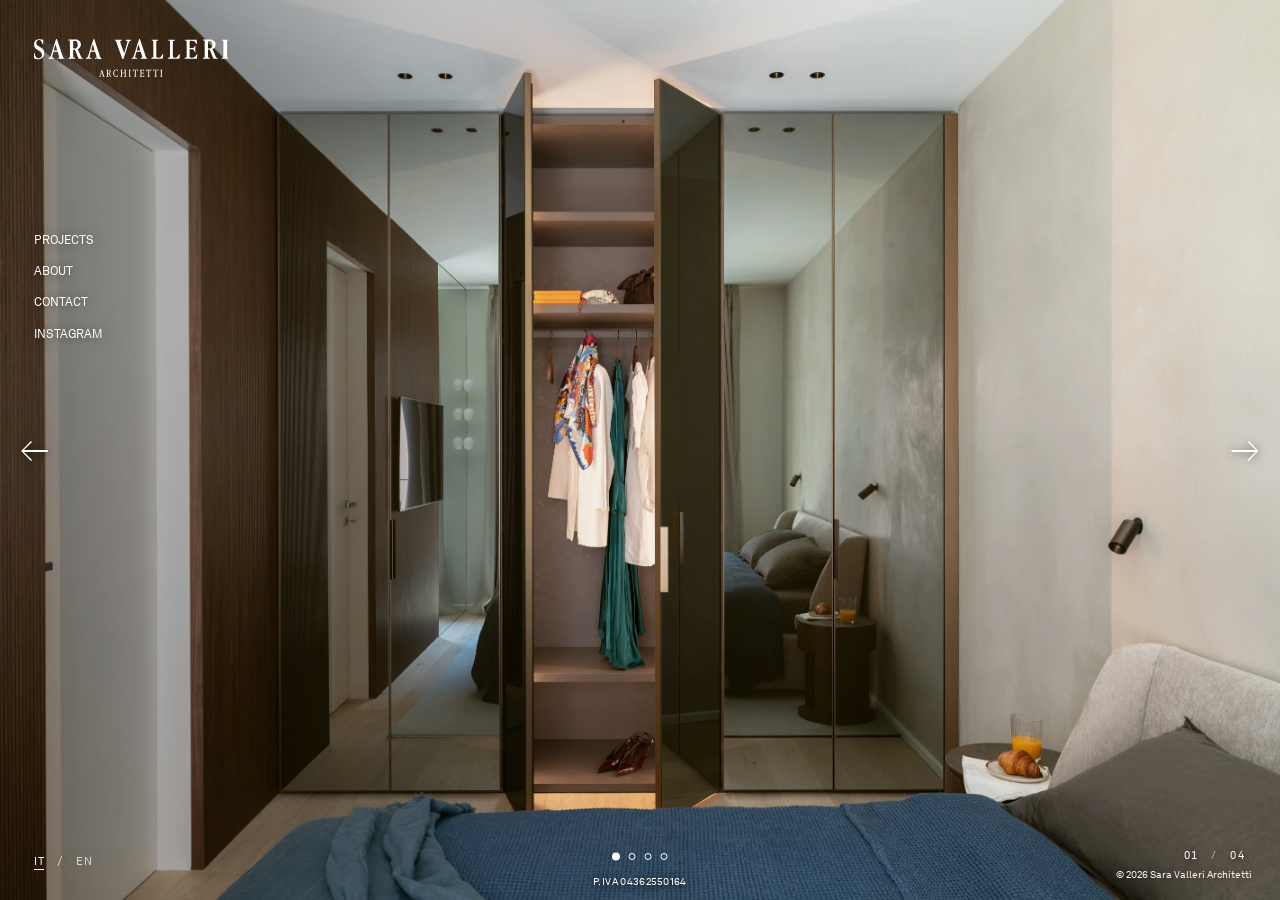
<file: docs/index.html>
<!doctype html>
<html lang="it">
<head>
  <meta charset="utf-8">
  <meta name="viewport" content="width=device-width, initial-scale=1">
  <meta name="theme-color" content="#f6f5f2">
  <meta name="description" content="Sara Valleri Architetti — architettura e interior design, Milano.">
  <title>Sara Valleri Architetti — Architecture & Interiors</title>
  <meta property="og:type" content="website">
  <meta property="og:site_name" content="Sara Valleri Architetti">
  <meta property="og:title" content="Sara Valleri Architetti — Architecture & Interiors">
  <meta property="og:description" content="Sara Valleri Architetti — architettura e interior design, Milano.">
  <meta property="og:url" content="https://www.svarchitetti.com/">
  <meta property="og:locale" content="it_IT">
  <meta property="og:image" content="https://www.svarchitetti.com/assets/images/home/01.webp">
  <meta name="twitter:card" content="summary_large_image">
  <script type="application/ld+json">
  {
    "@context": "https://schema.org",
    "@graph": [
      {
        "@type": "Organization",
        "name": "Sara Valleri Architetti",
        "url": "https://www.svarchitetti.com/",
        "email": "sara@svarchitetti.com",
        "logo": "https://www.svarchitetti.com/assets/logo-black.svg",
        "sameAs": ["https://www.instagram.com/svarchitetti/"]
      },
      {
        "@type": "WebSite",
        "name": "Sara Valleri Architetti",
        "url": "https://www.svarchitetti.com/",
        "inLanguage": ["it", "en"]
      }
    ]
  }
  </script>
  <link rel="icon" href="./assets/favicon.svg?v=20261110" type="image/svg+xml">
  <link rel="stylesheet" href="./assets/styles.css?v=20261110-home-vat">
  <script src="./assets/app.js?v=20261123-seo" defer></script>
</head>
<body>
  <div id="app"></div>
  <noscript>
    <main>
      <h1>Sara Valleri Architetti</h1>
      <p>Architettura e interior design. Milano, Italia.</p>
      <nav aria-label="Sezioni del sito">
        <a href="?page=projects">Progetti</a> · <a href="?page=about">About</a> · <a href="?page=contact">Contact</a>
      </nav>
      <p>Progetti selezionati:
        <a href="?page=projects&amp;project=m64">M 64</a>,
        <a href="?page=projects&amp;project=r14">R 14</a>,
        <a href="?page=projects&amp;project=g01">G 01</a>,
        <a href="?page=projects&amp;project=g02">G 02</a>,
        <a href="?page=projects&amp;project=a28">A 28</a>.
      </p>
      <p>Per visualizzare la galleria fotografica, abilita JavaScript. Contatto: <a href="mailto:sara@svarchitetti.com">sara@svarchitetti.com</a></p>
    </main>
  </noscript>
</body>
</html>
</file>
<file: docs/assets/styles.css>
/* Sara Valleri Architetti — approved typefaces from supplied brand materials */
@font-face{
  font-family:"SV Akkurat";
  src:url("./fonts/akkurat-light.ttf") format("truetype");
  font-style:normal;
  font-weight:300;
  font-display:swap;
}

@font-face{
  font-family:"SV Akkurat";
  src:url("./fonts/akkurat-regular.ttf") format("truetype");
  font-style:normal;
  font-weight:400;
  font-display:swap;
}
@font-face{
  font-family:"SV Apple Garamond";
  src:url("./fonts/apple-garamond-light.ttf") format("truetype");
  font-style:normal;
  font-weight:400;
  font-display:swap;
}
/* Sara Valleri Architetti — minimalist portfolio UAT */
:root{color-scheme:light;--paper:#f6f5f2;--ink:#272721;--muted:#777770;--rule:#deded8;--rail:clamp(225px,20.5vw,310px);--info:clamp(275px,25vw,365px);--sans:"SV Akkurat",Arial,Helvetica,sans-serif;--serif:"SV Apple Garamond",Georgia,"Times New Roman",serif}
*{box-sizing:border-box}html{scroll-behavior:smooth}body{margin:0;background:var(--paper);color:var(--ink);font-family:var(--sans);-webkit-font-smoothing:antialiased;font-size:13px;line-height:1.5}a{color:inherit;text-decoration:none}button{font:inherit}img{display:block;max-width:100%}button,a{touch-action:manipulation}button:focus-visible,a:focus-visible{outline:2px solid currentColor;outline-offset:4px}
.loading{margin:8vw;color:var(--muted)}.site-rail{position:fixed;top:0;bottom:0;left:0;width:var(--rail);z-index:20;background:var(--paper);display:flex;flex-direction:column;justify-content:space-between;padding:38px 34px 29px;border-right:1px solid #e9e7e1}.brand{display:block;width:170px;max-width:100%}.brand img{width:100%;height:auto;max-height:80px;object-fit:contain;object-position:left center}.brand-label{font-size:15px;letter-spacing:.015em;font-weight:500}.rail-links{display:flex;flex-direction:column;align-items:flex-start;gap:12px;margin:0 0 auto;padding-top:clamp(76px,17vh,160px)}.rail-links a{font-size:14px;letter-spacing:-.015em;position:relative;transition:opacity .2s}.rail-links a:hover{opacity:.5}.rail-links a.active::after{content:"";display:inline-block;width:18px;height:1px;background:currentColor;vertical-align:middle;margin-left:9px}.rail-bottom{display:flex;gap:13px;align-items:center}.lang{background:none;border:0;color:#8a8983;cursor:pointer;padding:0;font-size:11px;letter-spacing:.06em}.lang[aria-pressed=true]{color:var(--ink);border-bottom:1px solid var(--ink)}.credit{font-size:10px;color:var(--muted);margin-top:18px}.site-main{margin-left:var(--rail);min-height:100dvh}.eyebrow{font-size:10px;letter-spacing:.11em;text-transform:uppercase;color:var(--muted)}.faded{color:var(--muted)}
/* Home: photography first. */
.home-page{position:relative;min-height:100dvh;background:#d9d6ce;overflow:hidden}.home-img{height:100dvh;width:100%;object-fit:cover;object-position:center;animation:reveal .8s ease both}@keyframes reveal{from{opacity:.55;transform:scale(1.025)}to{opacity:1;transform:scale(1)}}.home-overlay{position:absolute;bottom:28px;left:32px;right:32px;display:flex;justify-content:space-between;align-items:flex-end;gap:20px;color:white;text-shadow:0 1px 12px rgba(0,0,0,.35)}.home-overlay .eyebrow{color:white}.home-stamp{font-size:11px;letter-spacing:.07em}.home-title{font-family:var(--serif);font-size:clamp(24px,3vw,43px);font-weight:400;line-height:1.08;letter-spacing:-.02em}.preview-palette{position:absolute;top:24px;right:24px;padding:11px 14px;background:rgba(246,245,242,.94);display:flex;gap:8px;align-items:center;flex-wrap:wrap;max-width:350px}.preview-palette span{font-size:10px;margin-right:7px}.preview-palette button{width:27px;height:27px;border:1px solid #aaa;background:transparent;cursor:pointer}.preview-palette button.selected{outline:2px solid #222;outline-offset:2px}
/* Project overview */
.overview{padding:39px clamp(28px,5vw,78px) 76px}.topline{display:flex;align-items:baseline;justify-content:space-between;gap:15px;margin-bottom:58px}.topline h1{font-weight:400;font-size:12px;letter-spacing:.1em;text-transform:uppercase;margin:0}.project-grid{display:grid;grid-template-columns:repeat(2,minmax(0,1fr));gap:60px 25px}.project-card{min-width:0;display:block}.project-card:nth-child(3n+2){padding-top:58px}.project-card .cover-frame{display:block;overflow:hidden;background:#e9e7e1;aspect-ratio:4/5;position:relative}.project-card .cover-frame img{height:100%;width:100%;object-fit:cover;transition:transform .7s cubic-bezier(.2,.7,.2,1)}.project-card:hover img{transform:scale(1.035)}.project-meta{display:flex;align-items:baseline;justify-content:space-between;gap:15px;padding-top:14px}.project-meta strong{font-weight:400;font-size:15px;letter-spacing:-.025em}.project-meta small{color:var(--muted);font-size:11px;white-space:nowrap}.more{font-size:11px;color:var(--muted);margin-top:13px}
/* Project interior: scroll gallery only, surrounding rails fixed */
.project-view{display:grid;grid-template-columns:minmax(0,1fr) var(--info);min-height:100dvh}.gallery{padding:0 0 24px;min-width:0}.gallery-figure{margin:0 0 16px;background:#ebe8e0;position:relative;min-height:100px}.gallery-figure img{width:100%;height:auto;display:block}.gallery-figure figcaption{position:absolute;bottom:10px;right:12px;color:white;font-size:10px;text-shadow:0 1px 5px #333}.project-info{position:sticky;top:0;max-height:100dvh;overflow:auto;align-self:start;padding:43px 36px 36px;border-left:1px solid var(--rule);display:flex;flex-direction:column;gap:0}.back{font-size:11px;color:var(--muted);margin-bottom:100px;display:inline-block}.project-info h1{font-family:var(--serif);font-size:clamp(35px,3vw,53px);line-height:1.05;font-weight:400;letter-spacing:-.04em;margin:0 0 16px}.info-meta{font-size:11px;color:var(--muted);letter-spacing:.025em;line-height:1.85}.info-desc{margin-top:48px;font-size:12px;line-height:1.85;white-space:pre-line}.info-footer{margin-top:auto;padding-top:38px;font-size:10px;color:var(--muted)}.next-link{display:inline-block;margin-top:30px;font-size:12px;border-bottom:1px solid #aaa;padding-bottom:3px}
/* About + contact */
.simple-page{padding:clamp(30px,5.2vw,80px);min-height:100dvh}.simple-page h1{font-family:var(--serif);font-size:clamp(35px,4.7vw,68px);letter-spacing:-.04em;font-weight:400;line-height:1.07;margin:0 0 52px}.about-image{max-width:890px;max-height:calc(100dvh - 145px);width:auto;object-fit:contain;object-position:left top}.simple-page .caption{font-size:11px;color:var(--muted);margin-top:14px}.contact-wrap{display:flex;flex-direction:column;justify-content:space-between;min-height:calc(100dvh - 160px)}.contact-links{font-family:var(--serif);font-size:clamp(25px,3vw,47px);letter-spacing:-.035em;line-height:1.45}.contact-links a{border-bottom:1px solid var(--muted);transition:opacity .2s}.contact-links a:hover{opacity:.55}.missing-photo{background:#e9e5df;position:relative;min-height:340px}.missing-photo::after{content:"Immagine in preparazione";position:absolute;inset:0;display:grid;place-items:center;font-size:11px;color:var(--muted);letter-spacing:.05em}.missing-photo img{display:none}
@media(max-width:1030px){:root{--rail:190px;--info:260px}.site-rail{padding:29px 25px}.project-info{padding:34px 23px}.back{margin-bottom:54px}.info-desc{margin-top:25px}.overview{padding:32px}.project-grid{gap:42px 18px}}
@media(max-width:750px){:root{--rail:0px;--info:0px}.site-rail{position:sticky;top:0;width:100%;height:auto;min-height:88px;background:rgba(246,245,242,.98);border-right:0;border-bottom:1px solid var(--rule);padding:12px 19px 9px;display:grid;grid-template-columns:1fr auto;gap:6px;align-items:center}.brand{width:135px}.brand img{max-height:37px}.rail-links{grid-column:1 / -1;flex-direction:row;flex-wrap:wrap;gap:16px;padding:3px 0 4px;margin:0}.rail-links a{font-size:12px}.rail-links a.active::after{display:none}.rail-links a.active{text-decoration:underline;text-underline-offset:5px}.rail-bottom{grid-column:2;grid-row:1;gap:9px}.credit{display:none}.site-main{margin-left:0}.home-page,.home-img{height:calc(100dvh - 88px);min-height:500px}.home-overlay{left:20px;right:20px;bottom:20px}.home-title{font-size:32px}.home-stamp{display:none}.preview-palette{right:10px;top:10px}.overview{padding:27px 18px 58px}.topline{margin-bottom:29px}.project-grid{gap:28px 12px}.project-card:nth-child(3n+2){padding-top:30px}.project-meta{display:block;padding-top:8px}.project-meta strong{font-size:13px}.project-meta small{display:block;font-size:10px}.project-view{display:flex;flex-direction:column}.project-info{position:relative;top:auto;max-height:none;order:0;border-left:0;padding:23px 20px 34px}.back{margin-bottom:30px}.project-info h1{font-size:46px}.info-desc{margin-top:24px;max-width:680px}.info-footer{padding-top:16px}.gallery{order:1;padding-bottom:16px}.gallery-figure{margin-bottom:9px}.simple-page{padding:32px 20px}.simple-page h1{margin-bottom:28px;font-size:42px}.about-image{width:100%;max-height:none}.contact-wrap{min-height:65dvh}}
@media(max-width:400px){.site-rail{grid-template-columns:1fr auto}.brand{width:112px}.rail-links{gap:12px}.rail-links a{font-size:11px}.project-grid{grid-template-columns:1fr 1fr;gap:30px 10px}.project-card:nth-child(3n+2){padding-top:16px}.home-title{font-size:27px}.contact-links{font-size:25px}}
@media(prefers-reduced-motion:reduce){*,*:before,*:after{scroll-behavior:auto!important;animation:none!important;transition:none!important}}

/* HOME REVIEW — full-bleed image, legible navigation, original mark, four manually navigable photos */
.brand{width:min(100%,236px);height:auto;aspect-ratio:4.85;overflow:hidden;position:relative;display:block}
.brand img{position:absolute;left:50%;top:50%;width:160%;height:auto;max-width:none;max-height:none;object-fit:contain;object-position:center;transform:translate(-50%,-50%)}
.is-home{overflow:hidden}
.is-home .site-main{margin-left:0;min-height:100dvh}
.is-home .site-rail{background:rgba(246,245,242,.87);backdrop-filter:blur(15px);-webkit-backdrop-filter:blur(15px);border-right:1px solid rgba(255,255,255,.28)}
.is-home .home-page{width:100vw;height:100dvh;min-height:100dvh;position:relative;overflow:hidden;background:#555950}
.is-home .home-img{position:absolute;inset:0;width:100%;height:100%;object-fit:cover;object-position:center;max-width:none;animation:home-fade .65s ease both}
@keyframes home-fade{from{opacity:.5;transform:scale(1.018)}to{opacity:1;transform:scale(1)}}
.home-carousel{position:absolute;right:clamp(22px,3.4vw,58px);bottom:clamp(25px,4vh,50px);display:flex;align-items:center;gap:16px;color:white;filter:drop-shadow(0 1px 4px rgba(0,0,0,.5))}
.home-counter{font-size:12px;letter-spacing:.13em;white-space:nowrap;font-variant-numeric:tabular-nums}
.home-counter span{opacity:.58;padding:0 5px}
.home-pager{display:flex;gap:9px;align-items:center;margin:0 14px}
.home-dot{width:7px;height:7px;border:1px solid white;border-radius:50%;padding:0;background:transparent;cursor:pointer;transition:background .2s,transform .2s}
.home-dot.is-active{background:white;transform:scale(1.13)}
.home-arrow{width:36px;height:36px;display:grid;place-items:center;background:rgba(0,0,0,.12);border:1px solid rgba(255,255,255,.8);border-radius:50%;color:white;cursor:pointer;font-size:19px;line-height:1;transition:background .2s}
.home-arrow:hover{background:rgba(0,0,0,.44)}
.home-arrow:focus-visible,.home-dot:focus-visible{outline-color:white;outline-offset:5px}
@media(max-width:1030px){.brand{width:min(100%,210px)}}
@media(max-width:750px){
 .is-home .site-rail{position:fixed;top:0;left:0;right:0;width:100%;height:auto;min-height:87px;padding:12px 18px 10px;border-right:0;border-bottom:1px solid rgba(255,255,255,.28);background:rgba(246,245,242,.88);z-index:20}
 .site-rail .brand{width:154px;max-width:100%;height:auto;aspect-ratio:4.85}
 .is-home .home-page,.is-home .home-img{width:100vw;height:100dvh;min-height:100dvh}
 .home-carousel{right:19px;bottom:max(24px,env(safe-area-inset-bottom));gap:8px}
 .home-pager{gap:7px;margin:0 6px}
 .home-arrow{width:34px;height:34px}
}
@media(max-width:400px){.site-rail .brand{width:142px}.home-carousel{gap:7px}.home-counter{font-size:10px}}
@media(prefers-reduced-motion:reduce){.is-home .home-img{animation:none}.home-dot,.home-arrow{transition:none}}


/* HOME UAT — overlay full-viewport inspired by Dimorestudio, scoped to HOME only */
.is-home .site-rail{
  width:var(--rail);
  padding:38px 34px 29px;
  background:transparent;
  border:0;
  box-shadow:none;
  -webkit-backdrop-filter:none;
  backdrop-filter:none;
  color:#fff;
  text-shadow:0 1px 12px rgba(0,0,0,.55);
  pointer-events:none;
}
.is-home .site-rail a,
.is-home .site-rail button{pointer-events:auto}
.is-home .brand{
  width:min(100%,236px);
  max-width:100%;
  height:auto;
  aspect-ratio:4.85;
  overflow:hidden;
}
.is-home .brand img{
  width:160%;
  max-width:none;
  max-height:none;
  filter:brightness(0) invert(1);
  mix-blend-mode:screen;
}
.is-home .rail-links{
  padding-top:clamp(76px,17vh,160px);
  margin-bottom:auto;
  gap:12px;
  align-items:flex-start;
}
.is-home .rail-links a{
  color:#fff;
  text-transform:uppercase;
  font-size:12px;
  line-height:1.6;
  letter-spacing:0;
}
.is-home .rail-links a:last-child{margin-top:0}
.is-home .rail-links a.active::after{background:#fff}
.is-home .rail-bottom .lang{color:rgba(255,255,255,.72)}
.is-home .rail-bottom .lang[aria-pressed=true]{
  color:#fff;
  border-bottom-color:#fff;
}
.is-home .rail-bottom .faded{color:rgba(255,255,255,.7)}
.is-home .credit{
  position:fixed;
  right:28px;
  bottom:18px;
  margin:0;
  color:rgba(255,255,255,.95);
  font-size:10px;
}
.is-home .home-page::before{
  content:"";
  position:absolute;
  inset:0;
  z-index:1;
  pointer-events:none;
  background:linear-gradient(90deg,rgba(0,0,0,.38) 0%,rgba(0,0,0,.12) 30%,transparent 58%);
}
.is-home .home-carousel{
  position:absolute;
  inset:0;
  z-index:5;
  display:block;
  filter:none;
  pointer-events:none;
}
.is-home .home-arrow{
  position:absolute;
  top:50%;
  transform:translateY(-50%);
  display:grid;
  place-items:center;
  width:50px;
  height:72px;
  padding:0;
  border:0;
  border-radius:0;
  background:transparent;
  color:#fff;
  font-size:34px;
  font-weight:300;
  line-height:1;
  text-shadow:0 1px 9px rgba(0,0,0,.62);
  pointer-events:auto;
}
.is-home .home-arrow:hover,
.is-home .home-arrow:focus-visible{background:rgba(0,0,0,.15)}
.is-home .home-arrow[data-home-step="-1"]{left:10px}
.is-home .home-arrow[data-home-step="1"]{right:10px}
.is-home .home-counter{
  position:absolute;
  right:35px;
  bottom:37px;
  color:#fff;
  text-shadow:0 1px 8px rgba(0,0,0,.75);
  font-size:11px;
}
.is-home .home-pager{
  position:absolute;
  bottom:40px;
  left:50%;
  transform:translateX(-50%);
  margin:0;
  pointer-events:auto;
}
@media(max-width:1030px){
  .is-home .site-rail{padding:29px 25px}
}
@media(max-width:750px){
  .is-home .site-rail{
    position:fixed;
    top:0;
    left:0;
    right:0;
    bottom:auto;
    width:100%;
    height:auto;
    min-height:0;
    padding:12px 19px 9px;
    display:flex;
    flex-direction:column;
    align-items:flex-start;
    gap:0;
    border:0;
    background:transparent;
    -webkit-backdrop-filter:none;
    backdrop-filter:none;
  }
  .is-home .brand{
    width:154px;
    max-width:100%;
    height:auto;
    aspect-ratio:4.85;
  }
  .is-home .rail-links{
    display:flex;
    flex-direction:row;
    flex-wrap:wrap;
    padding-top:16px;
    gap:12px 15px;
    margin:0;
  }
  .is-home .rail-links a{font-size:11px;line-height:1.6}
  .is-home .rail-links a:last-child{margin-top:0}
  .is-home .rail-bottom{
    position:absolute;
    top:15px;
    right:19px;
    margin:0;
  }
  .is-home .home-arrow{width:40px;height:54px;font-size:28px}
  .is-home .home-arrow[data-home-step="-1"]{left:0}
  .is-home .home-arrow[data-home-step="1"]{right:0}
  .is-home .home-counter{right:18px;bottom:max(20px,env(safe-area-inset-bottom));font-size:10px}
  .is-home .home-pager{bottom:max(24px,env(safe-area-inset-bottom))}
  .is-home .home-page::before{
    background:linear-gradient(180deg,rgba(0,0,0,.4) 0%,rgba(0,0,0,.09) 42%,transparent 70%);
  }
}
@media(max-width:400px){
  .is-home .brand{width:142px;height:auto}
  .is-home .rail-links{gap:12px 10px}
  .is-home .rail-links a{font-size:10.5px}
}

/* Shared navigation typography: identical on Home, Projects, About and Contact. */
.rail-links a,
.is-home .rail-links a{
  font-family:var(--sans);
  font-size:12px;
  font-weight:400;
  font-style:normal;
  text-transform:uppercase;
  letter-spacing:0;
  line-height:1.6;
}
@media(max-width:750px){
  .rail-links a,
  .is-home .rail-links a{font-size:11px}
}
@media(max-width:400px){
  .rail-links a,
  .is-home .rail-links a{font-size:10.5px}
}

/* PROJECTS UAT — compact, aligned overview grid (project detail untouched) */
.overview .project-grid{
  grid-template-columns:repeat(3,minmax(0,1fr));
  column-gap:clamp(16px,2vw,28px);
  row-gap:48px;
  align-items:start;
}
.overview .project-card,
.overview .project-card:nth-child(3n+2){
  padding-top:0;
  align-self:start;
}
.overview .project-card .cover-frame{
  width:100%;
  aspect-ratio:4/5;
}
.overview .project-meta{
  padding-top:12px;
}
@media(max-width:1120px){
  .overview .project-grid{
    grid-template-columns:repeat(2,minmax(0,1fr));
    column-gap:20px;
    row-gap:38px;
  }
}
@media(max-width:750px){
  .overview .project-grid{
    grid-template-columns:repeat(2,minmax(0,1fr));
    column-gap:12px;
    row-gap:28px;
  }
  .overview .project-meta{
    padding-top:9px;
  }
}

/* ABOUT + CONTACT UAT — photo alongside biography; centered contact details */
.about-page .about-layout{
  display:grid;
  grid-template-columns:minmax(0,1fr) minmax(280px,360px);
  gap:clamp(32px,5vw,80px);
  align-items:center;
  max-width:1320px;
  margin-inline:auto;
}
.about-page .about-visual{margin:0;min-width:0}
.about-page .about-image{
  display:block;
  max-width:100%;
  width:auto;
  height:auto;
  max-height:calc(100dvh - 145px);
  object-fit:contain;
  object-position:left top;
}
.about-page .about-visual .caption{margin-top:14px}
.about-copy{
  max-width:42ch;
  font-family:var(--sans);
  font-size:clamp(13px,1.05vw,15px);
  line-height:1.85;
  color:var(--ink);
}
.about-copy h2{
  margin:0 0 24px;
  font-family:var(--serif);
  font-weight:400;
  font-size:clamp(30px,3.1vw,45px);
  letter-spacing:-.025em;
  line-height:1.12;
}
.about-copy p{margin:0 0 20px}
.contact-page{
  display:grid;
  place-items:center;
}
.contact-center{
  width:100%;
  max-width:680px;
  margin-inline:auto;
  text-align:center;
  font-family:var(--sans);
}
.contact-page h1{
  margin:0 0 clamp(32px,6vh,66px);
}
.contact-details{
  display:flex;
  flex-direction:column;
  align-items:center;
  gap:16px;
  line-height:1.5;
}
.contact-details p{margin:0}
.contact-name{
  font-family:var(--serif);
  font-size:clamp(28px,3.4vw,45px);
  font-weight:400;
  letter-spacing:-.025em;
  margin-bottom:8px!important;
}
.contact-email{
  font-size:clamp(17px,2vw,25px);
  overflow-wrap:anywhere;
}
.contact-instagram{
  font-size:clamp(14px,1.4vw,17px);
}
.contact-email,
.contact-instagram{
  border-bottom:1px solid currentColor;
  transition:opacity .2s;
}
.contact-email:hover,
.contact-instagram:hover{opacity:.55}
.contact-vat{
  margin-top:18px!important;
  font-size:12px;
  color:var(--muted);
  letter-spacing:.02em;
}
.contact-location{
  margin:42px 0 0;
  font-size:11px;
  color:var(--muted);
  letter-spacing:.09em;
  text-transform:uppercase;
}
@media(max-width:1020px){
  .about-page .about-layout{
    grid-template-columns:minmax(0,1fr) minmax(220px,300px);
    gap:clamp(22px,3vw,46px);
  }
}
@media(max-width:750px){
  .about-page .about-layout{
    grid-template-columns:minmax(0,1fr);
    gap:32px;
  }
  .about-page .about-image{
    width:auto;
    max-width:100%;
    max-height:none;
  }
  .about-page .about-copy{max-width:56ch;font-size:14px}
  .about-copy h2{font-size:36px;margin-bottom:18px}
  .contact-page{min-height:calc(100dvh - 110px)}
  .contact-page h1{margin-bottom:34px}
  .contact-details{gap:14px}
  .contact-name{margin-bottom:6px!important}
}


/* Owner review: Contact compact uppercase title and separated rows. */
.contact-page {
  display:flex;
  align-items:center;
  justify-content:center;
  min-height:100dvh;
}
.contact-page .contact-center {margin:0 auto;text-align:center}
.contact-page h1 {
  font-family:var(--sans);
  font-size:clamp(20px,2.1vw,26px);
  font-weight:400;
  line-height:1.35;
  text-transform:uppercase;
  letter-spacing:.1em;
  margin:0 0 40px;
}
.contact-page .contact-details {
  display:flex;
  flex-direction:column;
  align-items:center;
  gap:18px;
}
.contact-page .contact-details > * {
  display:block;
  margin:0!important;
}
.contact-page .contact-details > a {display:block}
.contact-page .contact-name,
.contact-page .contact-email,
.contact-page .contact-instagram {
  font-family:var(--sans);
  font-size:15px;
  font-weight:400;
  line-height:1.5;
}
.contact-page .contact-vat {margin-top:8px!important}
.contact-page .contact-location {margin-top:16px!important}
/* Owner review: biography alongside portrait at all viewport widths. */
@media(max-width:750px) {
  .about-page .about-layout {
    grid-template-columns:minmax(0,43fr) minmax(0,57fr);
    gap:clamp(12px,3vw,20px);
    align-items:start;
  }
  .about-page .about-visual {min-width:0}
  .about-page .about-image {width:100%;height:auto;max-height:none}
  .about-page .about-copy {min-width:0;font-size:clamp(11px,1.8vw,13px);line-height:1.65}
  .about-page .about-copy h2 {font-size:clamp(19px,3.5vw,30px);margin:0 0 14px}
  .about-page .about-copy p {margin:0 0 14px}
}
@media(max-width:400px) {
  .about-page .about-layout {grid-template-columns:minmax(0,39fr) minmax(0,61fr);gap:10px}
  .about-page .about-copy {font-size:11px}
  .about-page .about-copy h2 {font-size:18px}
  .contact-page h1 {font-size:20px}
}

/* UAT: unified section titles and sticky About biography beside scrolling portrait */
/* The same Akkurat size, weight, tracking and uppercase treatment on all three headings. */
.overview .topline h1.section-heading,
.about-page .about-copy > h1.section-heading,
.contact-page h1.section-heading{
  font-family:var(--sans);
  font-size:12px;
  font-weight:400;
  font-style:normal;
  line-height:1.5;
  letter-spacing:.1em;
  text-transform:uppercase;
}
.about-page{
  padding:clamp(30px,5.2vw,80px) clamp(28px,5vw,78px) 76px;
}
.about-page .about-layout{
  display:grid;
  width:100%;
  max-width:none;
  margin:0;
  grid-template-columns:minmax(0,1.1fr) minmax(275px,.9fr);
  column-gap:clamp(28px,4vw,72px);
  align-items:stretch;
}
.about-page .about-visual{
  min-width:0;
  margin:0;
  align-self:start;
}
.about-page .about-image{
  display:block;
  width:100%;
  max-width:100%;
  height:auto;
  max-height:none;
  object-fit:contain;
  object-position:left top;
}
.about-page .about-copy{
  position:sticky;
  top:clamp(28px,4vw,64px);
  align-self:start;
  min-width:0;
  max-width:46ch;
  font-family:var(--sans);
  font-size:clamp(13px,1.05vw,15px);
  line-height:1.82;
}
.about-page .about-copy > h1.section-heading{
  margin:0 0 38px;
}
.about-page .about-copy h2{
  margin:0 0 24px;
}
.contact-page h1.section-heading{
  margin:0 0 40px;
}
/* Preserve the two-column layout without clipping the biography. */
@media(max-width:1100px){
  .about-page .about-layout{
    grid-template-columns:minmax(0,1.05fr) minmax(0,.95fr);
    gap:clamp(20px,3vw,40px);
  }
}
@media(max-width:750px){
  .about-page{padding:30px 19px 52px}
  .about-page .about-layout{
    grid-template-columns:minmax(0,43fr) minmax(0,57fr);
    gap:clamp(12px,3vw,20px);
    align-items:start;
  }
  /* On small screens the long text must remain scrollable and readable. */
  .about-page .about-copy{
    position:static;
    top:auto;
    max-width:none;
    font-size:clamp(11px,1.8vw,13px);
    line-height:1.65;
  }
  .about-page .about-copy > h1.section-heading{
    font-size:11px;
    margin:0 0 20px;
  }
  .contact-page h1.section-heading{font-size:11px}
}
@media(max-width:400px){
  .about-page .about-layout{
    grid-template-columns:minmax(0,39fr) minmax(0,61fr);
    gap:10px;
  }
  .about-page .about-copy{font-size:11px}
}

/* CONTACT — one consistent Akkurat type style for every contact detail */
.contact-page.contact-editorial{
  --contact-type-size:16px;
  display:flex;
  flex-direction:column;
  align-items:stretch;
  justify-content:flex-start;
  min-height:100dvh;
  padding:39px clamp(28px,5vw,78px) 60px;
  text-align:left;
  background:var(--paper);
  font-family:var(--sans);
}
.contact-editorial > h1.section-heading{
  margin:0;
  font-family:var(--sans);
  font-size:12px;
  font-weight:300;
  line-height:1.5;
  letter-spacing:.1em;
  text-transform:uppercase;
}
.contact-editorial-main{
  display:flex;
  flex-direction:column;
  align-items:flex-start;
  gap:15px;
  margin-top:clamp(76px,11vh,125px);
}
/* No separate size, weight, spacing or font family for email, social and studio details. */
.contact-editorial .editorial-email,
.contact-editorial .editorial-instagram,
.contact-editorial .contact-editorial-meta,
.contact-editorial .contact-editorial-meta p{
  font-family:var(--sans);
  font-size:var(--contact-type-size);
  font-weight:300;
  font-style:normal;
  line-height:1.6;
  letter-spacing:0;
  color:var(--ink);
  text-transform:none;
}
.contact-editorial .editorial-email{
  display:block;
  max-width:100%;
  overflow-wrap:anywhere;
}
.contact-editorial .editorial-instagram{
  display:inline-block;
  width:max-content;
  max-width:100%;
  border-bottom:1px solid currentColor;
  padding-bottom:2px;
}
.contact-editorial .editorial-email:hover,
.contact-editorial .editorial-instagram:hover{opacity:.65}
.contact-editorial-meta{
  display:flex;
  flex-direction:column;
  align-items:flex-start;
  gap:6px;
  margin-top:clamp(40px,6vh,65px);
  padding:0;
}
.contact-editorial-meta p{margin:0}
@media(max-width:1030px){
  .contact-page.contact-editorial{padding:32px}
  .contact-editorial-main{margin-top:clamp(66px,10vh,100px)}
}
@media(max-width:750px){
  .contact-page.contact-editorial{
    --contact-type-size:14px;
    min-height:calc(100dvh - 88px);
    padding:30px 20px 42px;
  }
  .contact-editorial > h1.section-heading{font-size:11px}
  .contact-editorial-main{margin-top:70px;gap:14px}
  .contact-editorial-meta{margin-top:48px}
}
@media(max-width:400px){
  .contact-page.contact-editorial{padding-left:18px;padding-right:18px}
}

/* Contact portrait: mirror About's image-left, copy-right editorial layout. */
.contact-page.contact-editorial{
  display:block;
  min-height:100dvh;
  padding:clamp(30px,5.2vw,80px) clamp(28px,5vw,78px) 76px;
}
.contact-editorial .contact-layout{
  display:grid;
  width:100%;
  grid-template-columns:minmax(0,1.1fr) minmax(275px,.9fr);
  column-gap:clamp(28px,4vw,72px);
  align-items:start;
}
.contact-editorial .contact-visual{margin:0;min-width:0}
.contact-editorial .contact-image{
  display:block;
  width:100%;
  max-width:100%;
  height:auto;
  object-fit:contain;
  object-position:left top;
}
.contact-editorial .contact-visual .caption{margin-top:14px}
.contact-editorial .contact-copy{
  position:sticky;
  top:clamp(28px,4vw,64px);
  align-self:start;
  min-width:0;
  max-width:46ch;
}
.contact-editorial .contact-copy > h1.section-heading{margin:0 0 38px}
.contact-editorial .contact-editorial-main{margin-top:0;gap:15px}
.contact-editorial .contact-editorial-meta{margin-top:clamp(40px,6vh,65px)}
@media(max-width:1100px){
  .contact-editorial .contact-layout{
    grid-template-columns:minmax(0,1.05fr) minmax(0,.95fr);
    column-gap:clamp(20px,3vw,40px);
  }
}
@media(max-width:750px){
  .contact-page.contact-editorial{padding:30px 19px 52px}
  .contact-editorial .contact-layout{
    grid-template-columns:minmax(0,43fr) minmax(0,57fr);
    column-gap:clamp(12px,3vw,20px);
  }
  .contact-editorial .contact-copy{position:static;top:auto;max-width:none}
  .contact-editorial .contact-copy > h1.section-heading{margin:0 0 20px;font-size:11px}
  .contact-editorial .contact-editorial-main{gap:14px}
  .contact-editorial .contact-editorial-meta{margin-top:30px;gap:6px}
}
@media(max-width:400px){
  .contact-editorial .contact-layout{
    grid-template-columns:minmax(0,39fr) minmax(0,61fr);
    column-gap:10px;
  }
  .contact-page.contact-editorial{--contact-type-size:clamp(11px,2.8vw,13px)}
}

/* Project gallery desktop: ONE common visual width for every photograph.
   A 2:3 portrait stays within the viewport (44px height reserve); landscapes
   have the same left/right edges. No cropping, distortion or mobile changes. */
@media(min-width:751px){
  .project-view .gallery{
    width:min(100%,calc(66.6667vh - 30px));
    width:min(100%,calc(66.6667dvh - 30px));
    margin-inline:auto;
    min-width:0;
    padding-bottom:0;
  }
  .project-view .gallery-figure{
    display:block;
    width:100%;
    height:auto;
    min-height:0;
    margin:0 0 44px;
    overflow:visible;
    background:transparent;
  }
  .project-view .gallery-figure:last-child{
    margin-bottom:0;
  }
  .project-view .gallery-figure img{
    display:block;
    width:100%;
    height:auto;
    max-width:100%;
    max-height:none;
    object-fit:initial;
  }
}

/* The new vector marks are already tightly cropped. Keep the existing
   brand container dimensions, but remove the 160% raster enlargement. */
.site-rail .brand img,
.is-home .site-rail .brand img{
  width:100%;
  height:100%;
  max-width:100%;
  max-height:100%;
  object-fit:contain;
  object-position:center;
}
.is-home .site-rail .brand img{
  filter:none;
  mix-blend-mode:normal;
}

/* STEP 1: Crossfade only decoded Home photos; never expose the page background. */
.is-home .home-img{
 animation:none;
}
.is-home .home-img-incoming{
 opacity:0;
 transition:opacity .65s ease;
 will-change:opacity;
}
.is-home .home-img-incoming.is-visible{
 opacity:1;
}
@media (prefers-reduced-motion: reduce){
 .is-home .home-img-incoming{transition:none}
}

/* STEP 3 — fullscreen project lightbox. Existing pages remain unchanged. */
.project-view .gallery-figure img[data-gallery-index]{
  cursor:zoom-in;
}
.project-view .gallery-figure img[data-gallery-index]:focus-visible{
  outline:2px solid var(--ink);
  outline-offset:3px;
}
.sv-lightbox{
  position:fixed;
  inset:0;
  width:100%;
  height:100vh;
  height:100dvh;
  z-index:10000;
  background:#000;
  color:#fff;
  overflow:hidden;
  overscroll-behavior:contain;
  isolation:isolate;
}
.sv-lightbox-stage{
  position:absolute;
  inset:clamp(16px,3vh,36px) clamp(62px,6vw,110px);
  display:flex;
  align-items:center;
  justify-content:center;
  cursor:zoom-out;
}
.sv-lightbox-image{
  display:block;
  width:auto;
  height:auto;
  max-width:100%;
  max-height:100%;
  object-fit:contain;
  object-position:center;
  cursor:default;
  user-select:none;
  -webkit-user-drag:none;
}
.sv-lightbox-close,.sv-lightbox-arrow{
  position:absolute;
  z-index:2;
  display:grid;
  place-items:center;
  border:0;
  border-radius:0;
  background:transparent;
  color:#fff;
  text-shadow:0 1px 7px rgba(0,0,0,.7);
  cursor:pointer;
  line-height:1;
  font-family:Arial,Helvetica,sans-serif;
  font-weight:200;
}
.sv-lightbox-close{
  top:12px;
  right:14px;
  width:48px;
  height:48px;
  font-size:35px;
}
.sv-lightbox-arrow{
  top:50%;
  transform:translateY(-50%);
  width:54px;
  height:86px;
  font-size:44px;
}
.sv-lightbox-prev{left:8px}
.sv-lightbox-next{right:8px}
.sv-lightbox-close:hover,.sv-lightbox-arrow:hover{color:#c8c8c8}
.sv-lightbox-close:focus-visible,.sv-lightbox-arrow:focus-visible{
  outline:2px solid #fff;
  outline-offset:-6px;
}
.sv-lightbox-sr{
  position:absolute;
  width:1px;
  height:1px;
  overflow:hidden;
  clip-path:inset(50%);
  white-space:nowrap;
}
@media(max-width:750px){
  .sv-lightbox-stage{inset:58px 12px 75px}
  .sv-lightbox-close{top:8px;right:8px;width:48px;height:48px}
  .sv-lightbox-arrow{top:auto;bottom:8px;transform:none;width:58px;height:54px}
  .sv-lightbox-prev{left:12px}
  .sv-lightbox-next{right:12px}
}

/* MOBILE EDITORIAL: About and Contact text precedes the full-width portrait.
   Desktop's approved side-by-side composition stays unchanged. */
@media(max-width:750px){
 .about-page .about-layout,
 .contact-editorial .contact-layout{
  display:flex;
  flex-direction:column;
  align-items:stretch;
  gap:30px;
 }
 .about-page .about-copy,
 .contact-editorial .contact-copy{
  order:0;
  width:100%;
  max-width:none;
  position:static;
  top:auto;
 }
 .about-page .about-visual,
 .contact-editorial .contact-visual{
  order:1;
  width:100%;
  min-width:0;
 }
 .about-page .about-copy{
  font-size:14px;
  line-height:1.7;
 }
 .about-page .about-copy > h1.section-heading,
 .contact-editorial .contact-copy > h1.section-heading{margin-bottom:22px}
 .about-page .about-image,
 .contact-editorial .contact-image{width:100%;height:auto}
 .contact-page.contact-editorial{--contact-type-size:14px}
}

/* Mobile-only centered logo: full-width grid alignment keeps IT/EN at right.
   On Home the same logo centers in the overlay navigation's flex layout. */
@media(max-width:750px){
  .site-rail > .brand{
    grid-column:1 / -1;
    grid-row:1;
    justify-self:center;
    margin-left:auto;
    margin-right:auto;
  }
  .is-home .site-rail > .brand{
    align-self:center;
  }
}

/* DESKTOP ABOUT/CONTACT — full portrait visible without scrolling.
   Reserve vertical room for page padding, photo caption and comfortable margin.
   Keep the original image proportions; never alter mobile layout. */
@media(min-width:751px){
  .about-page .about-image,
  .contact-editorial .contact-image{
    width:auto;
    height:auto;
    max-width:100%;
    max-height:calc(100vh - clamp(30px,5.2vw,80px) - 76px - 40px);
    max-height:calc(100dvh - clamp(30px,5.2vw,80px) - 76px - 40px);
    object-fit:contain;
    object-position:left top;
  }
}

/* HOME VAT — centered in the visual footer, clear of slide controls.
   Contrast is preserved over photography; no effect on other pages. */
.is-home .home-vat{
  position:absolute;
  left:50%;
  bottom:max(12px,env(safe-area-inset-bottom));
  transform:translateX(-50%);
  z-index:6;
  margin:0;
  color:#fff;
  font-family:var(--sans);
  font-size:10px;
  font-weight:400;
  line-height:1.4;
  letter-spacing:.03em;
  text-shadow:0 1px 8px rgba(0,0,0,.85);
  white-space:nowrap;
  pointer-events:none;
}
@media(max-width:750px){
  .is-home .home-vat{bottom:max(9px,env(safe-area-inset-bottom))}
  .is-home .home-pager{bottom:max(39px,calc(env(safe-area-inset-bottom) + 31px))}
}
</file>
